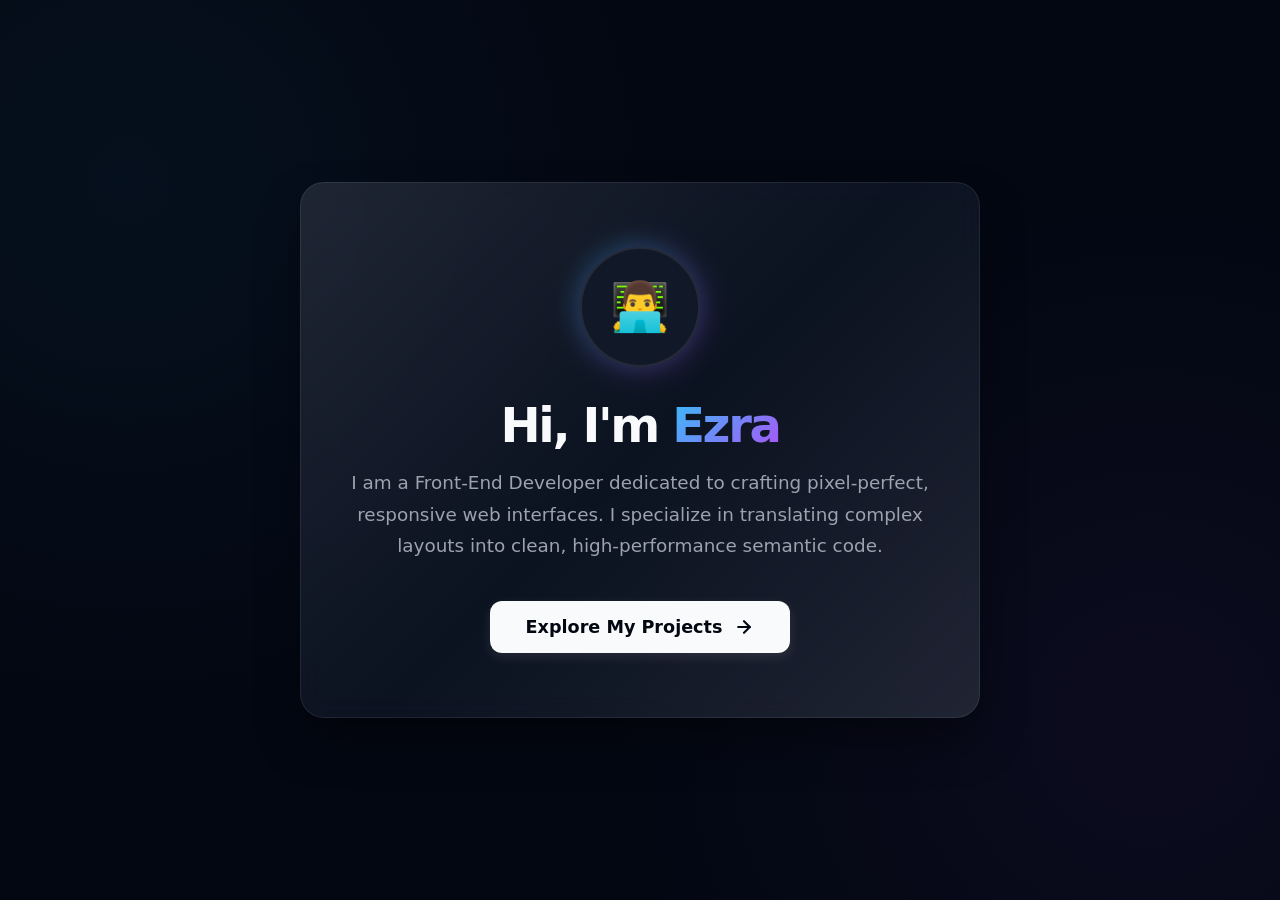
<file: index.html>
<!DOCTYPE html>
<html lang="en">
<head>
     <meta charset="UTF-8">
     <meta name="viewport" content="width=device-width, initial-scale=1.0">
     <title>Ezra | Front-End Developer</title>
     <style>
          :root {
               --bg: #030712;
               --card-bg: rgba(17, 24, 39, 0.7);
               --border: rgba(255, 255, 255, 0.08);
               --border-hover: rgba(56, 189, 248, 0.4);
               --text-main: #f9fafb;
               --text-muted: #9ca3af;
               --accent: #38bdf8;
               --accent-glow: rgba(56, 189, 248, 0.15);
          }

          * {
               box-sizing: border-box;
               margin: 0;
               padding: 0;
          }

          body {
               background-color: var(--bg);
               background-image:
                    radial-gradient(circle at 10% 20%, rgba(56, 189, 248, 0.05) 0%, transparent 40%),
                    radial-gradient(circle at 90% 80%, rgba(168, 85, 247, 0.05) 0%, transparent 40%);
               color: var(--text-main);
               font-family: system-ui, -apple-system, BlinkMacSystemFont, 'Segoe UI', Roboto, sans-serif;
               min-height: 100vh;
               display: flex;
               flex-direction: column;
               justify-content: center;
               align-items: center;
               padding: 2rem;
               overflow-x: hidden;
          }

          .intro-card {
               max-width: 680px;
               width: 100%;
               background: var(--card-bg);
               backdrop-filter: blur(12px);
               -webkit-backdrop-filter: blur(12px);
               border: 1px solid var(--border);
               padding: 4rem 3rem;
               border-radius: 24px;
               text-align: center;
               box-shadow: 0 25px 50px -12px rgba(0, 0, 0, 0.5);
               position: relative;
          }

          .intro-card::before {
               content: '';
               position: absolute;
               top: -1px;
               left: -1px;
               right: -1px;
               bottom: -1px;
               border-radius: 24px;
               background: linear-gradient(135deg, var(--border), transparent, var(--border));
               z-index: -1;
          }

          .avatar-glow {
               position: relative;
               width: 120px;
               height: 120px;
               margin: 0 auto 2rem;
          }

          .avatar-glow::after {
               content: '';
               position: absolute;
               inset: 0;
               background: linear-gradient(135deg, var(--accent), #a855f7);
               border-radius: 50%;
               filter: blur(15px);
               opacity: 0.4;
               z-index: 1;
          }

          .avatar {
               position: relative;
               width: 100%;
               height: 100%;
               background: #111827;
               border: 2px solid var(--border);
               border-radius: 50%;
               display: flex;
               align-items: center;
               justify-content: center;
               font-size: 3rem;
               z-index: 2;
          }

          h1 {
               font-size: 3rem;
               font-weight: 800;
               letter-spacing: -0.05em;
               margin-bottom: 1rem;
               line-height: 1.1;
          }

          h1 span {
               background: linear-gradient(135deg, var(--accent), #a855f7);
               -webkit-background-clip: text;
               -webkit-text-fill-color: transparent;
          }

          p {
               color: var(--text-muted);
               font-size: 1.15rem;
               line-height: 1.7;
               margin-bottom: 2.5rem;
               font-weight: 400;
          }

          .cta-btn {
               display: inline-flex;
               align-items: center;
               gap: 0.75rem;
               background: var(--text-main);
               color: var(--bg);
               text-decoration: none;
               padding: 1rem 2.25rem;
               border-radius: 12px;
               font-weight: 600;
               font-size: 1.1rem;
               transition: all 0.3s cubic-bezier(0.4, 0, 0.2, 1);
               box-shadow: 0 4px 12px rgba(255, 255, 255, 0.1);
          }

          .cta-btn:hover {
               background: var(--accent);
               color: var(--bg);
               transform: translateY(-3px);
               box-shadow: 0 10px 25px var(--accent-glow);
          }

          .cta-btn svg {
               transition: transform 0.3s;
          }

          .cta-btn:hover svg {
               transform: translateX(4px);
          }

          @media (max-width: 640px) {
               .intro-card {
                    padding: 3rem 1.5rem;
               }

               h1 {
                    font-size: 2.25rem;
               }

               p {
                    font-size: 1.05rem;
               }
          }
     </style>
</head>
<body>
     <main class="intro-card">
          <div class="avatar-glow">
               <div class="avatar">👨‍💻</div>
          </div>
          <h1>Hi, I'm <span>Ezra</span></h1>
          <p>
               I am a Front-End Developer dedicated to crafting pixel-perfect, responsive web interfaces. I specialize
               in translating complex layouts into clean, high-performance semantic code.
          </p>
          <a href="./projects.html" class="cta-btn">
               Explore My Projects
               <svg width="20" height="20" viewBox="0 0 24 24" fill="none" stroke="currentColor" stroke-width="2.5"
                    stroke-linecap="round" stroke-linejoin="round">
                    <line x1="5" y1="12" x2="19" y2="12"></line>
                    <polyline points="12 5 19 12 12 19"></polyline>
               </svg>
          </a>
     </main>
</body>

</html>
</file>
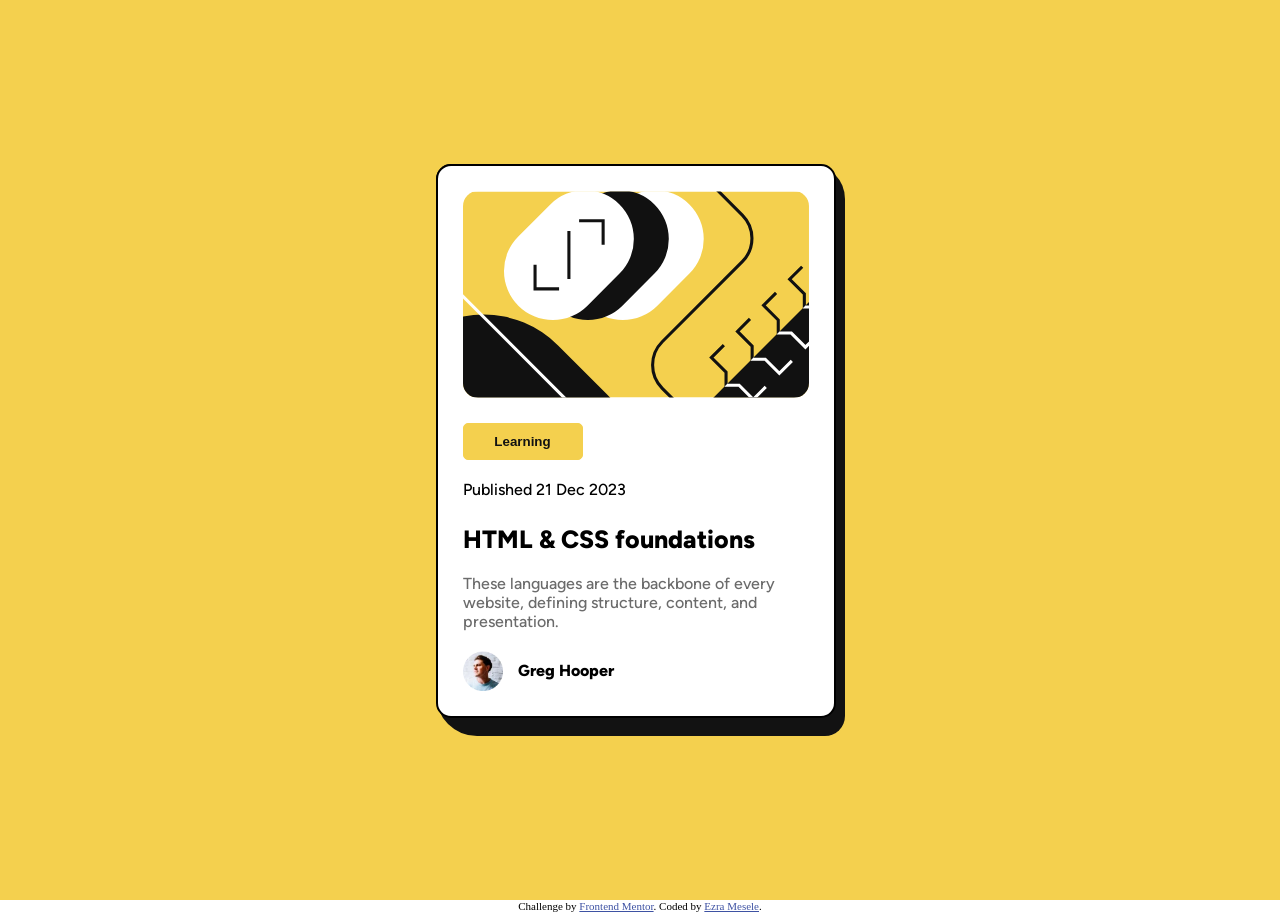
<file: blog-preview-card/index.html>
<!DOCTYPE html>
<html lang="en">

<head>
     <meta charset="UTF-8">
     <meta name="viewport" content="width=device-width, initial-scale=1.0">
     <link rel="icon" type="image/png" sizes="32x32" href="./assets/images/favicon-32x32.png">
     <link rel="stylesheet" href="style.css">
     <title>Frontend Mentor | Blog preview card</title>
</head>

<body>
     <main class="container">
          <div class="bg-card">
               <div class="card">
                    <img src="./assets/images/illustration-article.svg" alt="the header top section image.">
                    <button class="text-tag">Learning</button>
                    <p class="date-publisher">Published 21 Dec 2023</p>
                    <h1>HTML & CSS foundations</h1>
                    <p class="desciption"> These languages are the backbone of every website, defining structure, content, and presentation.</p>
                    <div class="profile">
                          <img src="assets/images/image-avatar.webp" id="user-img" alt="the user image in circle."">
                          <p class="user-name">Greg Hooper</p>
                    </div>

               </div>
          </div>

     </main>

     <footer class="attribution">
          Challenge by <a href="https://www.frontendmentor.io?ref=challenge">Frontend Mentor</a>.
          Coded by <a href="#">Ezra Mesele</a>.
     </footer>
</body>

</html>
</file>
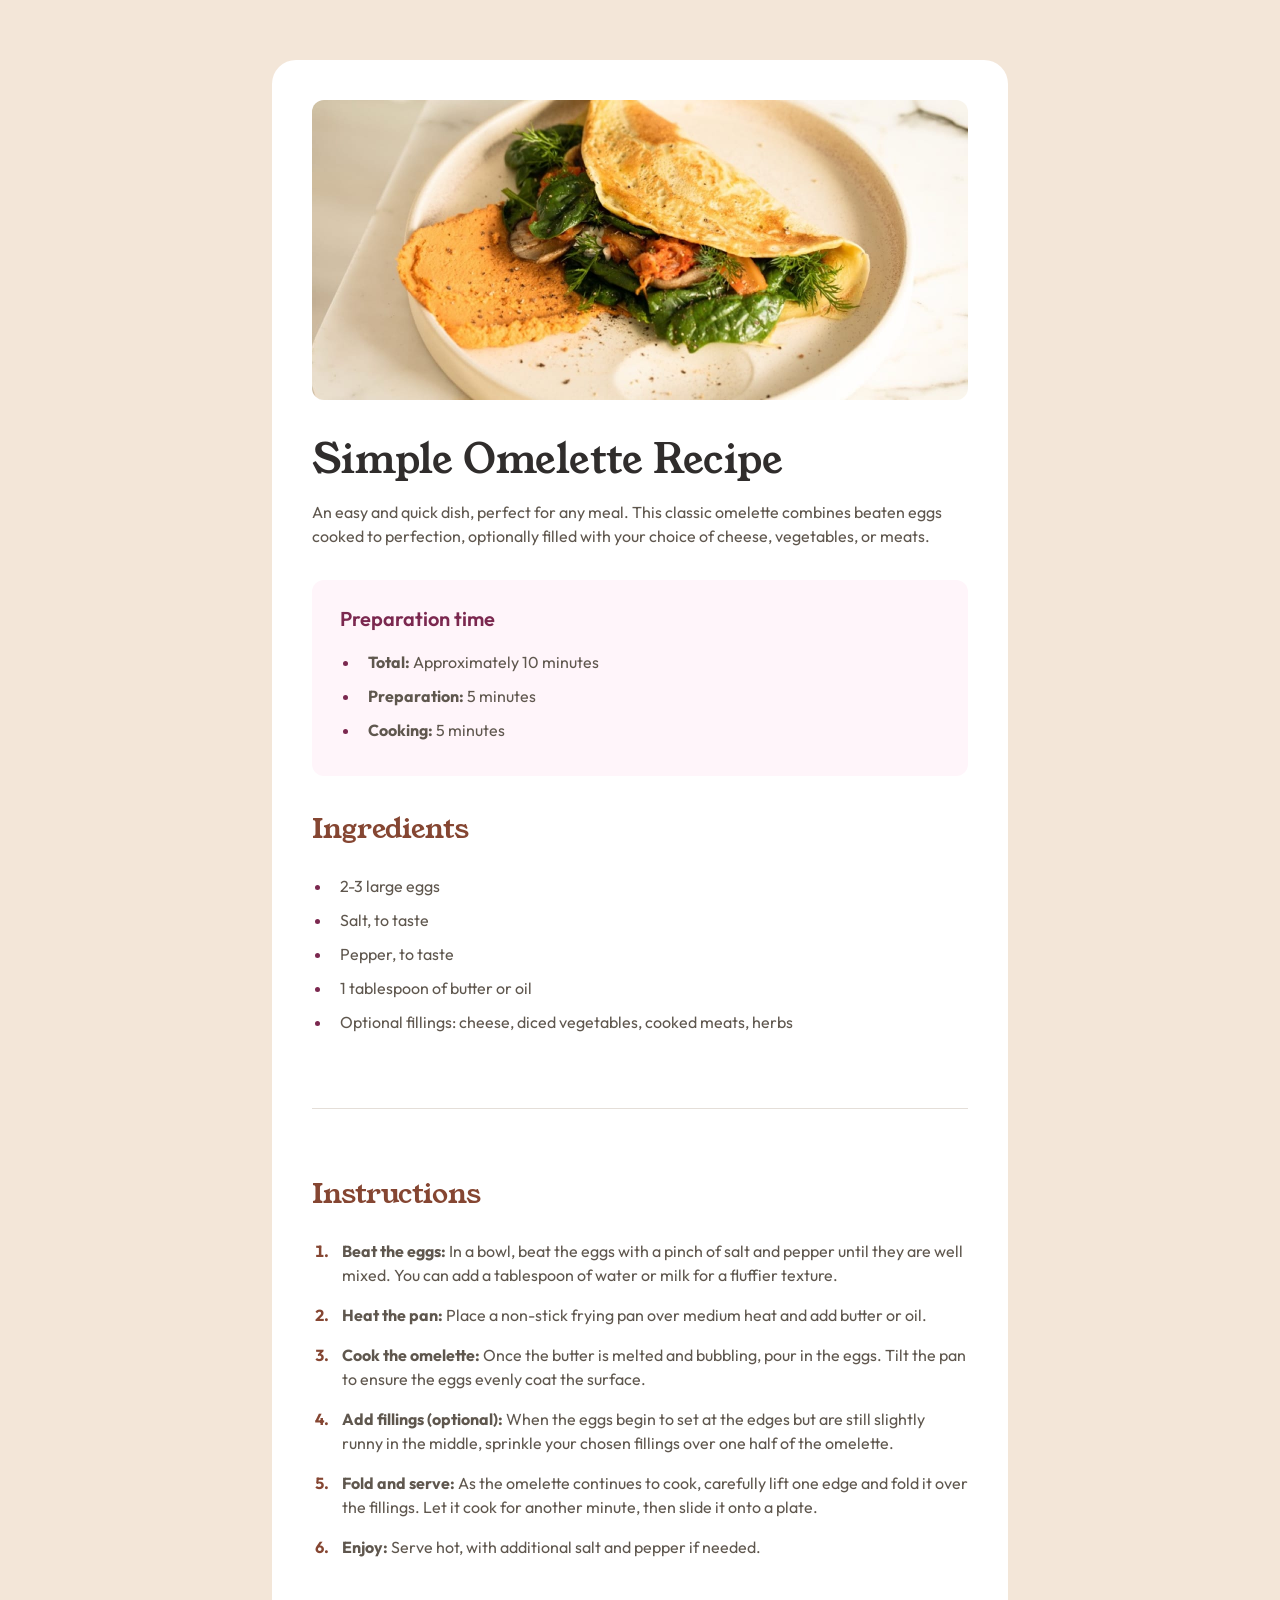
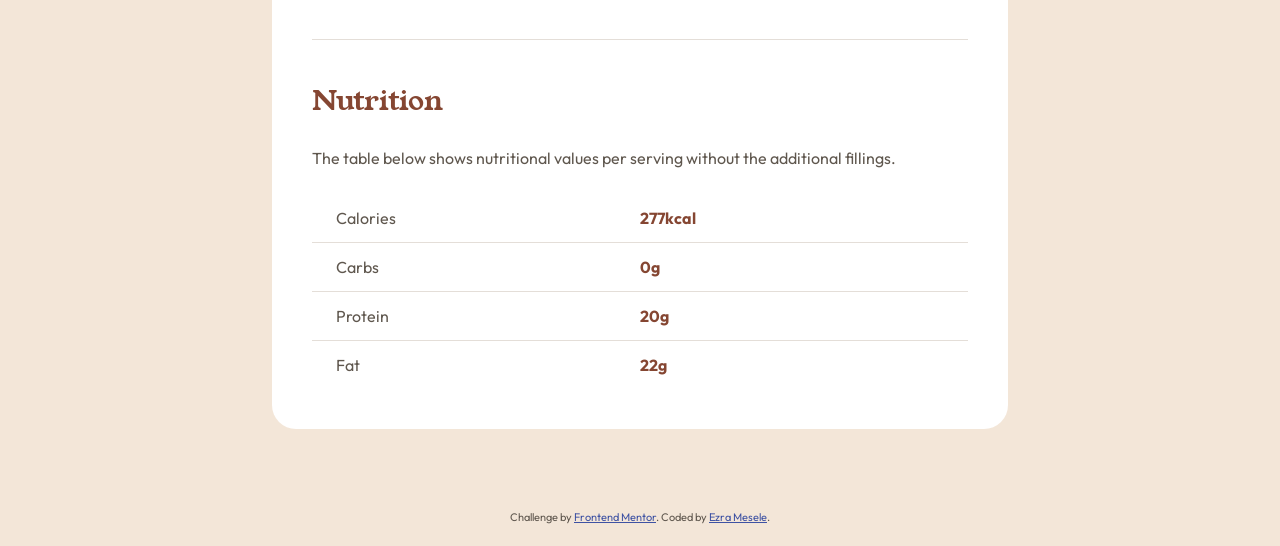
<file: recipe-card/index.html>
<!DOCTYPE html>
<html lang="en">
<head>
     <meta charset="UTF-8">
     <meta name="viewport" content="width=device-width, initial-scale=1.0">
     <link rel="preconnect" href="https://fonts.googleapis.com">
     <link rel="preconnect" href="https://fonts.gstatic.com" crossorigin>
     <link href="https://fonts.googleapis.com/css2?family=Young+Serif&display=swap" rel="stylesheet">
     <link rel="preconnect" href="https://fonts.googleapis.com">
     <link rel="preconnect" href="https://fonts.gstatic.com" crossorigin>
     <link href="https://fonts.googleapis.com/css2?family=Outfit:wght@100..900&display=swap" rel="stylesheet">
     <link rel="icon" type="image/png" sizes="32x32" href="./assets/images/favicon-32x32.png">
     <link rel="stylesheet" href="style.css">
     <title>Frontend Mentor | Recipe page</title>

  <style>
    .attribution { font-size: 0.6875rem; text-align: center; margin: 20px 0; }
    .attribution a { color: hsl(228, 45%, 44%); }
  </style>
</head>
<body>
     <main class="bg-main">
          <div class="card">
               <div class="img-container">
                    <img src="./assets/images/image-omelette.jpeg" alt="Simple Omelette Recipe image">
               </div>
               <div class="menu-card">
                    <h1>Simple Omelette Recipe</h1>
                    <p class="description">
                         An easy and quick dish, perfect for any meal. This classic omelette combines beaten eggs
                         cooked to perfection, optionally filled with your choice of cheese, vegetables, or meats.
                    </p>

                    <div class="cooking-time">
                         <h3>Preparation time</h3>
                         <ul>
                              <li><span><strong>Total:</strong> Approximately 10 minutes</span></li>
                              <li><span><strong>Preparation:</strong> 5 minutes</span></li>
                              <li><span><strong>Cooking:</strong> 5 minutes</span></li>
                         </ul>
                    </div>

                    <div class="ingredients">
                         <h2>Ingredients</h2>
                         <ul>
                              <li>2-3 large eggs</li>
                              <li>Salt, to taste</li>
                              <li>Pepper, to taste</li>
                              <li>1 tablespoon of butter or oil</li>
                              <li>Optional fillings: cheese, diced vegetables, cooked meats, herbs</li>
                         </ul>
                    </div>

                    <hr class="divider">

                    <div class="instruction">
                         <h2>Instructions</h2>
                         <ol>
                              <li><span><strong>Beat the eggs:</strong> In a bowl, beat the eggs with a pinch of salt and pepper until they are well mixed. You can add a tablespoon of water or milk for a fluffier texture.</span></li>
                              <li><span><strong>Heat the pan:</strong> Place a non-stick frying pan over medium heat and add butter or oil.</span></li>
                              <li><span><strong>Cook the omelette:</strong> Once the butter is melted and bubbling, pour in the eggs. Tilt the pan to ensure the eggs evenly coat the surface.</span></li>
                              <li><span><strong>Add fillings (optional):</strong> When the eggs begin to set at the edges but are still slightly runny in the middle, sprinkle your chosen fillings over one half of the omelette.</span></li>
                              <li><span><strong>Fold and serve:</strong> As the omelette continues to cook, carefully lift one edge and fold it over the fillings. Let it cook for another minute, then slide it onto a plate.</span></li>
                              <li><span><strong>Enjoy:</strong> Serve hot, with additional salt and pepper if needed.</span></li>
                         </ol>
                    </div>

                    <hr class="divider">

                    <div class="nutrition-container">
                         <h2>Nutrition</h2>
                         <p class="subtitle">The table below shows nutritional values per serving without the additional fillings.</p>

                         <div class="nutrition-table">
                              <div class="nutrition-row">
                                   <span class="label">Calories</span>
                                   <span class="value">277kcal</span>
                              </div>
                              <div class="nutrition-row">
                                   <span class="label">Carbs</span>
                                   <span class="value">0g</span>
                              </div>
                              <div class="nutrition-row">
                                   <span class="label">Protein</span>
                                   <span class="value">20g</span>
                              </div>
                              <div class="nutrition-row">
                                   <span class="label">Fat</span>
                                   <span class="value">22g</span>
                              </div>
                         </div>
                    </div>

               </div>
          </div>
     </main>

  <footer class="attribution">
    Challenge by <a href="https://www.frontendmentor.io?ref=challenge">Frontend Mentor</a>.
    Coded by <a href="#">Ezra Mesele</a>.
  </footer>
</body>
</html>
</file>
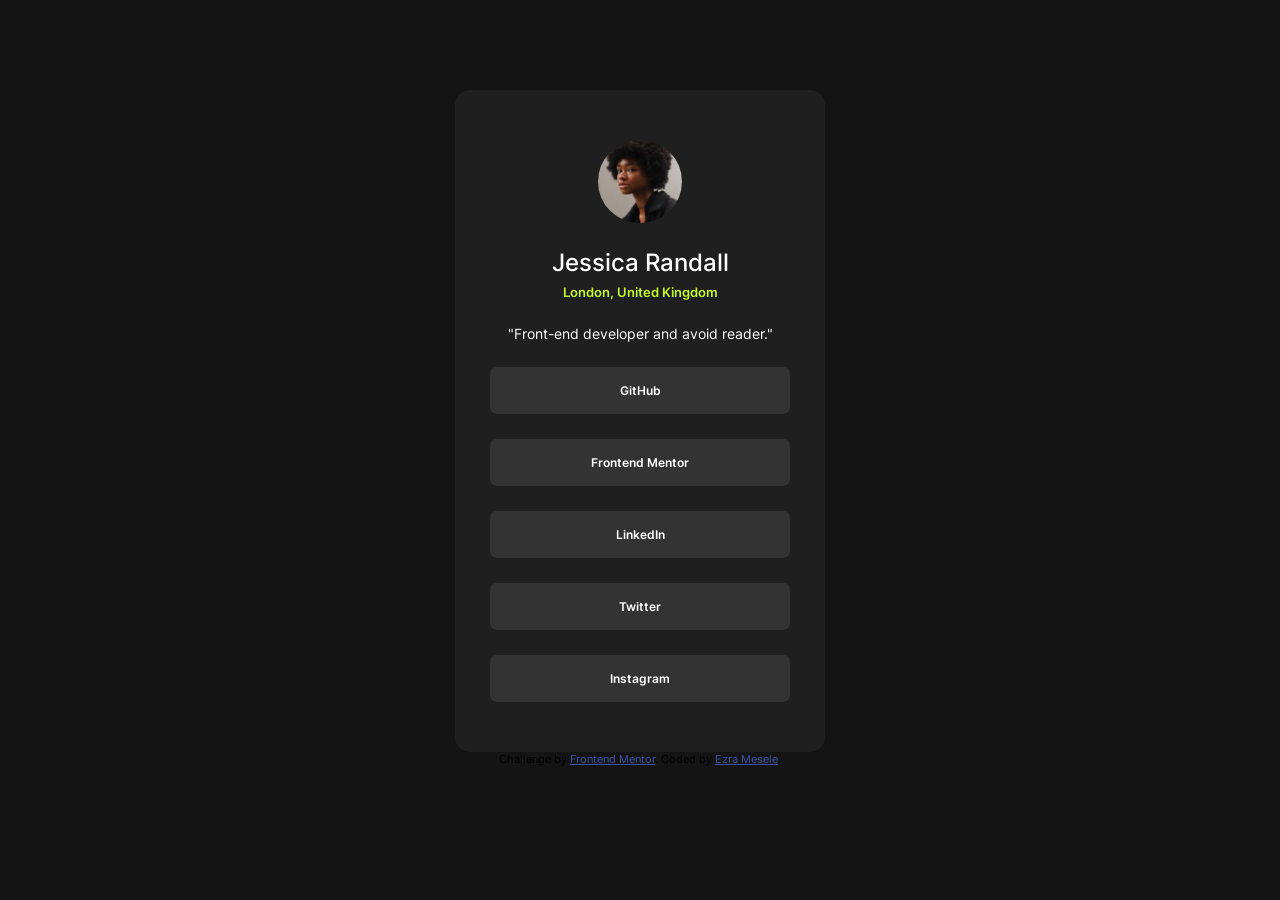
<file: social-link-profile/index.html>
<!DOCTYPE html>
<html lang="en">

<head>
     <meta charset="UTF-8">
     <meta name="viewport" content="width=device-width, initial-scale=1.0">
     <link rel="icon" type="image/png" sizes="32x32" href="./assets/images/favicon-32x32.png">
     <title>Frontend Mentor | Social links profile</title>
     <link rel="stylesheet" href="style.css">
          <!-- Feel free to remove these styles or customise in your own stylesheet 👍 -->
          <style>
               .attribution {
                    font-size: 0.6875rem;
                    text-align: center;
               }

               .attribution a {
                    color: hsl(228, 45%, 44%);
               }
          </style>
</head>

<body>
     <div class="box">
          <div class="profile-card">
               <img src="./assets/images/avatar-jessica.jpeg" alt="profile pictures of user">
               <h2>Jessica Randall</h2>
               <p class="location">London, United Kingdom</p>
               <h4>"Front-end developer and avoid reader."</h4>

               <div class="social-links">
                    <a href="#">GitHub</a>
                    <a href="#">Frontend Mentor</a>
                    <a href="#">LinkedIn</a>
                    <a href="#">Twitter</a>
                    <a href="#">Instagram</a>
               </div>
          </div>

     </div>

     <footer class="attribution">
          Challenge by <a href="https://www.frontendmentor.io?ref=challenge">Frontend Mentor</a>.
          Coded by <a href="#">Ezra Mesele</a>.
     </footer>
</body>

</html>
</file>
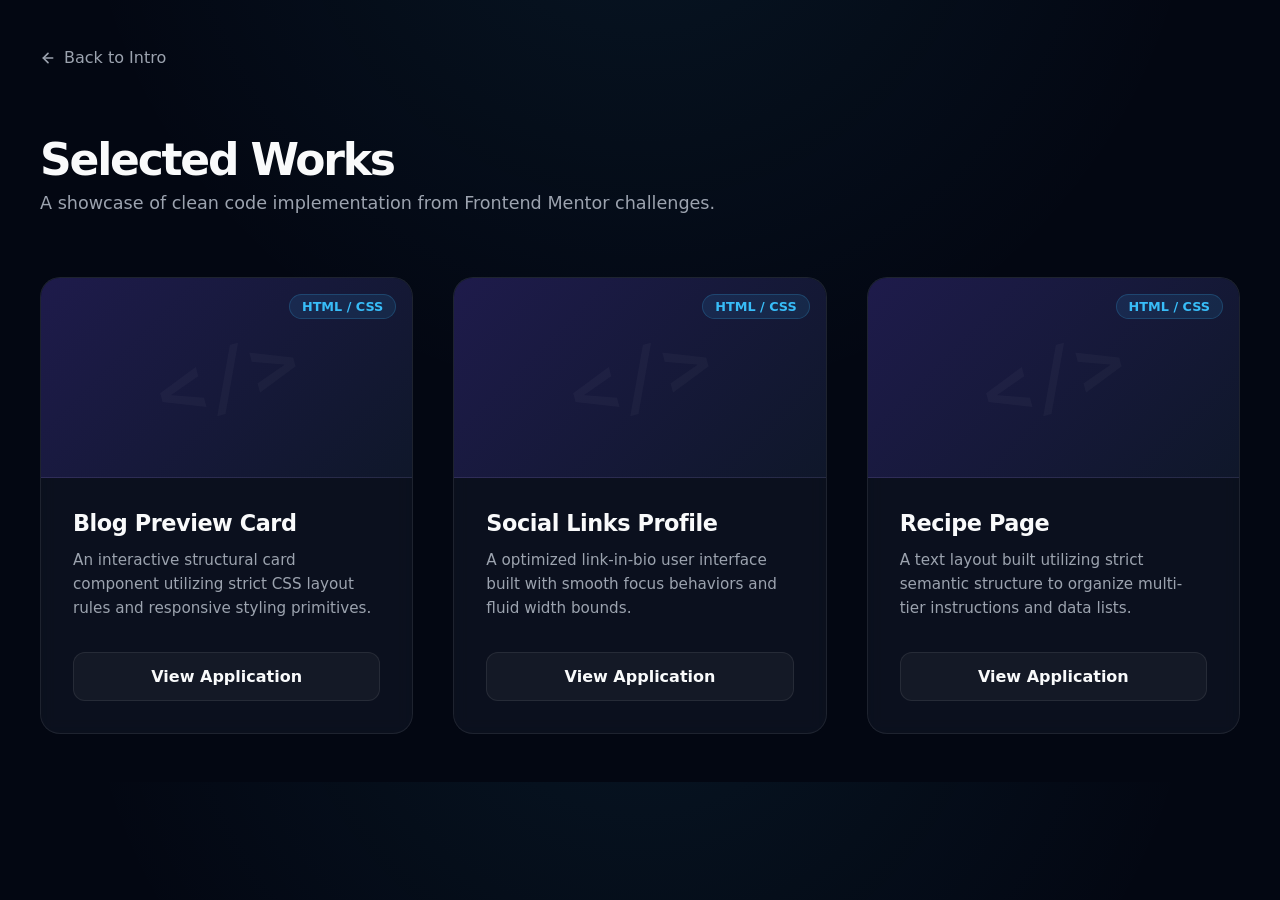
<file: projects.html>
<!DOCTYPE html>
<html lang="en">

<head>
     <meta charset="UTF-8">
     <meta name="viewport" content="width=device-width, initial-scale=1.0">
     <title>Projects | Portfolio</title>
     <style>
          :root {
               --bg: #030712;
               --card-bg: rgba(17, 24, 39, 0.6);
               --border: rgba(255, 255, 255, 0.08);
               --text-main: #f9fafb;
               --text-muted: #9ca3af;
               --accent: #38bdf8;
               --accent-glow: rgba(56, 189, 248, 0.15);
          }

          * {
               box-sizing: border-box;
               margin: 0;
               padding: 0;
          }

          body {
               background-color: var(--bg);
               background-image: radial-gradient(circle at 50% -20%, rgba(56, 189, 248, 0.08) 0%, transparent 50%);
               color: var(--text-main);
               font-family: system-ui, -apple-system, BlinkMacSystemFont, 'Segoe UI', Roboto, sans-serif;
               padding: 3rem 2rem;
          }

          .wrapper {
               max-width: 1200px;
               margin: 0 auto;
          }

          nav {
               margin-bottom: 4rem;
          }

          .back-btn {
               display: inline-flex;
               align-items: center;
               gap: 0.5rem;
               color: var(--text-muted);
               text-decoration: none;
               font-weight: 500;
               transition: color 0.2s;
          }

          .back-btn:hover {
               color: var(--accent);
          }

          header {
               margin-bottom: 4rem;
          }

          header h1 {
               font-size: 2.75rem;
               font-weight: 800;
               letter-spacing: -0.05em;
               margin-bottom: 0.5rem;
          }

          header p {
               color: var(--text-muted);
               font-size: 1.1rem;
          }

          .project-grid {
               display: grid;
               grid-template-columns: repeat(auto-fit, minmax(320px, 1fr));
               gap: 2.5rem;
          }

          .card {
               background: var(--card-bg);
               border: 1px solid var(--border);
               border-radius: 20px;
               overflow: hidden;
               display: flex;
               flex-direction: column;
               backdrop-filter: blur(8px);
               -webkit-backdrop-filter: blur(8px);
               transition: all 0.4s cubic-bezier(0.4, 0, 0.2, 1);
          }

          .card:hover {
               transform: translateY(-8px);
               border-color: rgba(56, 189, 248, 0.3);
               box-shadow: 0 20px 40px -15px rgba(56, 189, 248, 0.15);
          }

          .card-visual {
               width: 100%;
               height: 200px;
               background: linear-gradient(135deg, #1e1b4b 0%, #0f172a 100%);
               display: flex;
               align-items: center;
               justify-content: center;
               border-bottom: 1px solid var(--border);
               position: relative;
               overflow: hidden;
          }

          .card-visual::before {
               content: '</>';
               font-family: monospace;
               font-size: 2.5rem;
               font-weight: 700;
               color: rgba(255, 255, 255, 0.03);
               transform: scale(2) rotate(-15deg);
               position: absolute;
          }

          .card-badge {
               position: absolute;
               top: 1rem;
               right: 1rem;
               background: rgba(56, 189, 248, 0.1);
               border: 1px solid rgba(56, 189, 248, 0.2);
               color: var(--accent);
               padding: 0.25rem 0.75rem;
               border-radius: 99px;
               font-size: 0.8rem;
               font-weight: 600;
          }

          .card-body {
               padding: 2rem;
               display: flex;
               flex-direction: column;
               flex-grow: 1;
          }

          .card-title {
               font-size: 1.4rem;
               font-weight: 700;
               margin-bottom: 0.75rem;
               letter-spacing: -0.02em;
          }

          .card-desc {
               color: var(--text-muted);
               font-size: 0.95rem;
               line-height: 1.6;
               margin-bottom: 2rem;
               flex-grow: 1;
          }

          .card-action {
               display: flex;
               align-items: center;
               justify-content: center;
               gap: 0.5rem;
               background: rgba(255, 255, 255, 0.04);
               border: 1px solid var(--border);
               color: var(--text-main);
               text-decoration: none;
               padding: 0.85rem;
               border-radius: 12px;
               font-weight: 600;
               transition: all 0.3s;
          }

          .card:hover .card-action {
               background: var(--accent);
               color: var(--bg);
               border-color: var(--accent);
               box-shadow: 0 4px 12px var(--accent-glow);
          }

          @media (max-width: 640px) {
               body {
                    padding: 2rem 1rem;
               }

               header h1 {
                    font-size: 2.25rem;
               }
          }
     </style>
</head>

<body>

     <div class="wrapper">
          <nav>
               <a href="./index.html" class="back-btn">
                    <svg width="16" height="16" viewBox="0 0 24 24" fill="none" stroke="currentColor" stroke-width="2.5"
                         stroke-linecap="round" stroke-linejoin="round">
                         <line x1="19" y1="12" x2="5" y2="12"></line>
                         <polyline points="12 19 5 12 12 5"></polyline>
                    </svg>
                    Back to Intro
               </a>
          </nav>

          <header>
               <h1>Selected Works</h1>
               <p>A showcase of clean code implementation from Frontend Mentor challenges.</p>
          </header>

          <main class="project-grid">
               <article class="card">
                    <div class="card-visual">
                         <span class="card-badge">HTML / CSS</span>
                    </div>
                    <div class="card-body">
                         <h2 class="card-title">Blog Preview Card</h2>
                         <p class="card-desc">An interactive structural card component utilizing strict CSS layout rules
                              and responsive styling primitives.</p>
                         <a href="./blog-preview-card/" class="card-action">View Application</a>
                    </div>
               </article>


               <article class="card">
                    <div class="card-visual">
                         <span class="card-badge">HTML / CSS</span>
                    </div>
                    <div class="card-body">
                         <h2 class="card-title">Social Links Profile</h2>
                         <p class="card-desc">A optimized link-in-bio user interface built with smooth focus behaviors
                              and fluid width bounds.</p>
                         <a href="./social-link-profile/" class="card-action">View Application</a>
                    </div>
               </article>

               <article class="card">
                    <div class="card-visual">
                         <span class="card-badge">HTML / CSS</span>
                    </div>
                    <div class="card-body">
                         <h2 class="card-title">Recipe Page</h2>
                         <p class="card-desc">A text layout built utilizing strict semantic structure to organize
                              multi-tier instructions and data lists.</p>
                         <a href="./recipe-card/" class="card-action">View Application</a>
                    </div>
               </article>
          </main>
     </div>

</body>

</html>
</file>
<file: blog-preview-card/style.css>
:root {
     --color-main: hsl(47, 88%, 63%);
     --color-default: hsl(0, 0%, 100%);
     --color-gray: hsl(0, 0%, 42%);
     --color-dark: hsl(0, 0%, 7%);

     --default-font: 16px;
     --default-font: "Body-font";
}

* {
     padding: 0;
     margin: 0;
     box-sizing: border-box;
}

@font-face {
     font-family: "Body-font";
     src: url(assets/fonts/Figtree-VariableFont_wght.ttf);
}

.container {
     background-color: var(--color-main);
     font-family: var(--default-font);
     display: flex;
     justify-content: center;
     align-items: center;
     height: 100vh;
}

.bg-card {
     width: 409px;
    background-color: var(--color-dark);
    height: 35.8rem;
    border-radius: 15px 35px 20px 41px;
}

.card {
     display: flex;
     flex-direction: column;

     padding: 25px;
     border: 2px solid black;
     width: 400px;
     background-color: var(--color-default);
     border-radius: 15px;
}

.card img {
     border-radius: 15px;
     width: 100%;
}

.text-tag {
     width: 120px;
     margin-top: 25px;
     background-color: var(--color-main);
     color: var(--color-dark);
     font-weight: 800;
     border: 1px solid var(--color-main);
     border-radius: 5px;
     padding: 10px;
}

.date-publisher {
     padding-top: 20px;
     font-weight: 500;
}

h1 {
     font-size: 25px;
     padding-top: 25px;
     font-weight: 800;
}

.desciption {
     color: var(--color-gray);
     font-weight: 500;
     padding-top: 20px;
     font-family: var(--default-font);

}

.profile {
     display: flex;
     align-items: center;
     margin-top: 20px;
}

#user-img {
     width: 40px;
     display: inline;
}

.user-name {
     font-size: var(--default-font);
     font-weight: 800;
     margin-left: 15px;
}

.attribution {
     font-size: 0.6875rem;
     text-align: center;
}

.attribution a {
     color: hsl(228, 45%, 44%);
}
</file>
<file: recipe-card/style.css>
:root {
  --white: hsl(0, 0%, 100%);
  --stone-100: hsl(30, 54%, 90%);
  --stone-150: hsl(30, 18%, 87%);
  --stone-600: hsl(30, 10%, 34%);
  --stone-900: hsl(24, 5%, 18%);
  --brown-800: hsl(14, 45%, 36%);
  --rose-800: hsl(332, 51%, 32%);
  --rose-50: hsl(330, 100%, 98%);
}

* {
    padding: 0;
    margin: 0;
    box-sizing: border-box;
}

body {
  font-size: 16px;
  line-height: 1.5;
  font-family: "Outfit", sans-serif;
  background-color: var(--stone-100);
  color: var(--stone-600);
}

.bg-main {
  min-height: 100vh;
  display: flex;
  flex-direction: column;
  justify-content: center;
  align-items: center;
  padding: 60px 20px;
}

.card {
  width: 100%;
  max-width: 736px;
  background-color: var(--white);
  border-radius: 24px;
  padding: 40px;
}

.img-container {
  width: 100%;
  margin-bottom: 40px;
}

img {
  display: block;
  width: 100%;
  height: auto;
  border-radius: 12px;
}

.menu-card {
  display: flex;
  flex-direction: column;
}

h1 {
  font-family: "Young Serif", serif;
  font-weight: 400;
  color: var(--stone-900);
  font-size: 40px;
  line-height: 1;
  margin-bottom: 20px;
}

.description {
  font-size: 16px;
  color: var(--stone-600);
  margin-bottom: 32px;
}

.cooking-time {
  background-color: var(--rose-50);
  padding: 24px 28px;
  border-radius: 12px;
  margin-bottom: 32px;
}

.cooking-time h3 {
  font-family: "Outfit", sans-serif;
  font-weight: 600;
  color: var(--rose-800);
  font-size: 20px;
  margin-bottom: 16px;
}

.cooking-time ul {
  list-style-type: disc;
  padding-left: 20px;
}

.cooking-time li,
.ingredients li {
  margin-bottom: 10px;
  padding-left: 8px;
}

.cooking-time li::marker,
.ingredients li::marker {
  color: var(--rose-800);
}

h2 {
  font-family: "Young Serif", serif;
  font-weight: 400;
  font-size: 28px;
  color: var(--brown-800);
  margin-bottom: 24px;
}

.ingredients {
  margin-bottom: 32px;
}

.ingredients ul {
  list-style-type: disc;
  padding-left: 20px;
}

.instruction {
  margin: 32px 0;
}

.instruction ol {
  list-style-type: decimal;
  padding-left: 20px;
}

.instruction li {
  margin-bottom: 16px;
  padding-left: 10px;
}

.instruction li::marker {
  color: var(--brown-800);
  font-weight: bold;
}

.divider {
  border: none;
  border-top: 1px solid var(--stone-150);
  margin: 32px 0;
}

.nutrition-container {
  margin-top: 8px;
}

.subtitle {
  font-size: 16px;
  color: var(--stone-600);
  margin-bottom: 24px;
}

.nutrition-table {
  display: flex;
  flex-direction: column;
  width: 100%;
}

.nutrition-row {
  display: flex;
  justify-content: space-between;
  padding: 12px 24px;
  border-bottom: 1px solid var(--stone-150);
}

.nutrition-row:last-child {
  border-bottom: none;
}

.label {
  color: var(--stone-600);
  width: 50%;
}

.value {
  color: var(--brown-800);
  font-weight: bold;
  width: 50%;
}

@media (max-width: 768px) {
  .card {
    padding: 0;
    border-radius: 0;
  }

  .bg-main {
    padding: 0;
  }

  .img-container {
    margin-bottom: 24px;
  }

  .img-container img {
    border-radius: 0;
  }

  .menu-card {
    padding: 0 24px 40px 24px;
  }
}
</file>
<file: social-link-profile/style.css>
:root {
     --active-btn:hsl(75, 94%, 57%);
     --default-color: hsl(0, 0%, 100%);
     --body-color-light: hsl(0, 0%, 20%);
     --body-color-medium: hsl(0, 0%, 12%);
     --body-color-dark: hsl(0, 0%, 8%);
     --font: "body-font";
}
*{
     padding: 0;
     margin: 0;
     box-sizing: border-box;
}

@font-face {
     font-family: "body-font";
     src: url(./assets/fonts/Inter-VariableFont_slnt\,wght.ttf);
}

body {
     font-family: var(--font);
     background-color: var(--body-color-dark);
}

.box {
     display: flex;
     justify-content: center;
     align-items: center;
     width: 100%;
}

.profile-card {
     display: flex;
     flex-direction: column;
     align-items: center;
     margin-top: 5.6rem;
     padding: 50px 35px;
     border-radius: 15px;
     background-color: var(--body-color-medium);
}

.profile-card img{
     width: 5.2rem;
     border-radius: 50%;
}

h2 {
     color: var(--default-color);
     text-align: center;
     font-family: var(--font);
     font-weight: 500;
     padding-top: 25px;
}

.location {
     color: var(--active-btn);
     text-align: center;
     font-size: 13px;
     padding-top: 7px;
     font-weight: 600;
}
h4 {
     color: var(--default-color);
     font-size: 14px;
     font-weight: 400;
     padding-top: 25px;
}

.social-links {
     display: flex;
     flex-direction: column;
     justify-content: center;
}

.social-links a {
     color:var(--default-color);
     font-size: 12px;
     text-decoration: none;
     text-align: center;
     width: 300px;
     background-color: var(--body-color-light);
     padding: 16px 25px;
     font-weight: 600;
     border-radius: 7px;
     margin-top: 25px;
     transition: all 0.7s;
}

.social-links a:hover{
     color: var(--body-color-dark);
     background-color: var(--active-btn);
}
</file>
